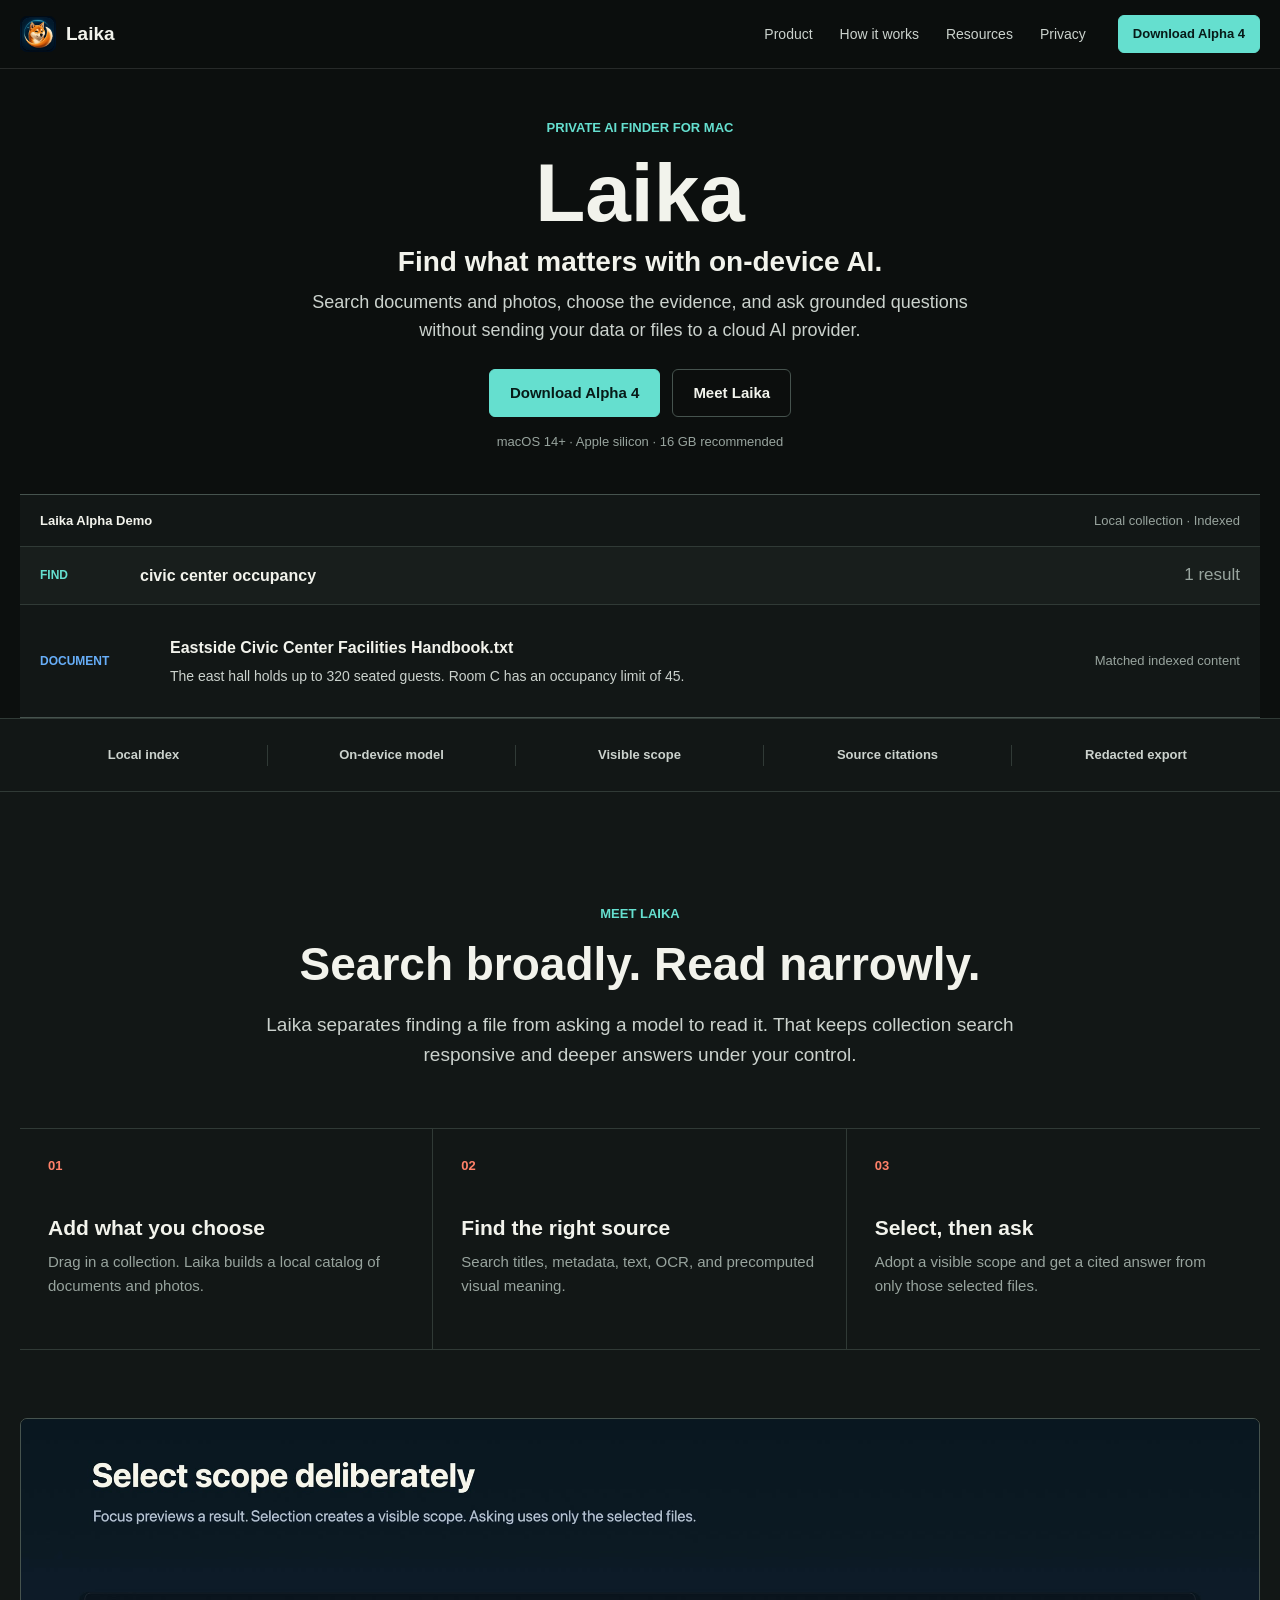
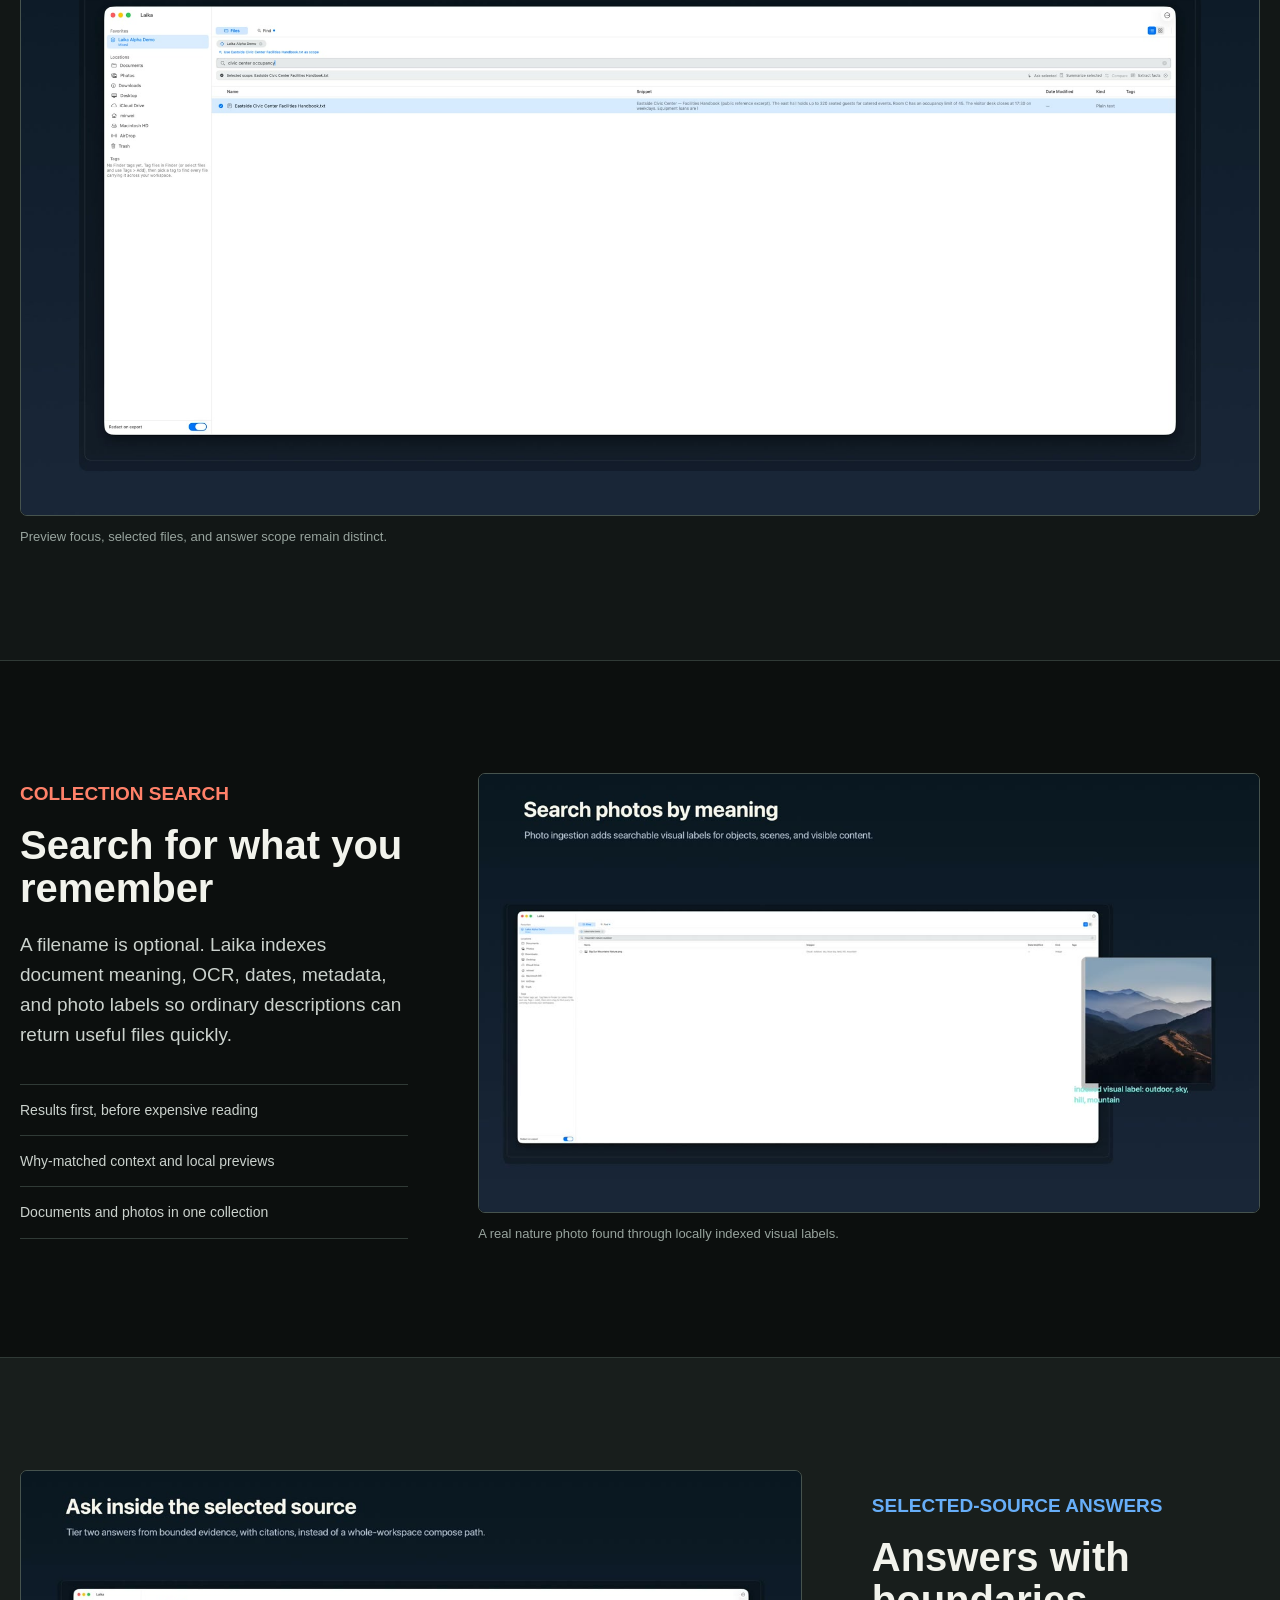
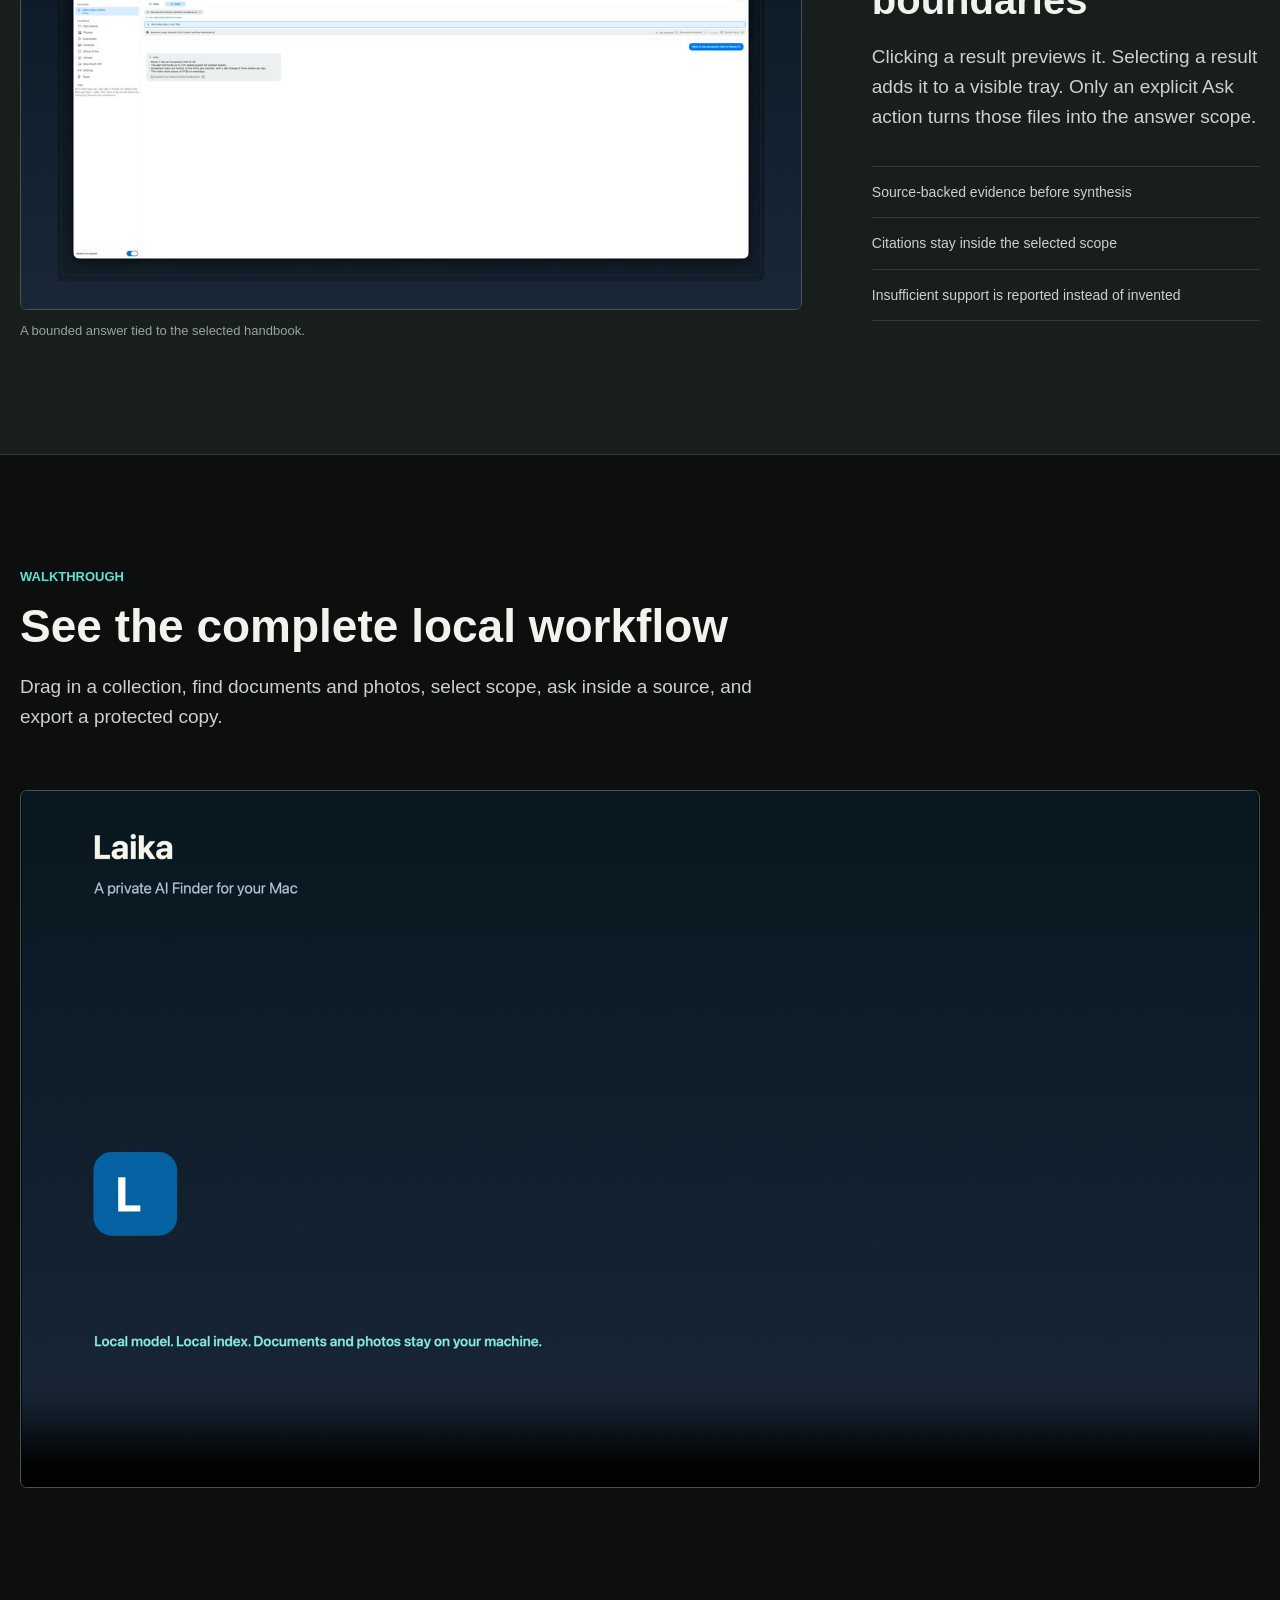
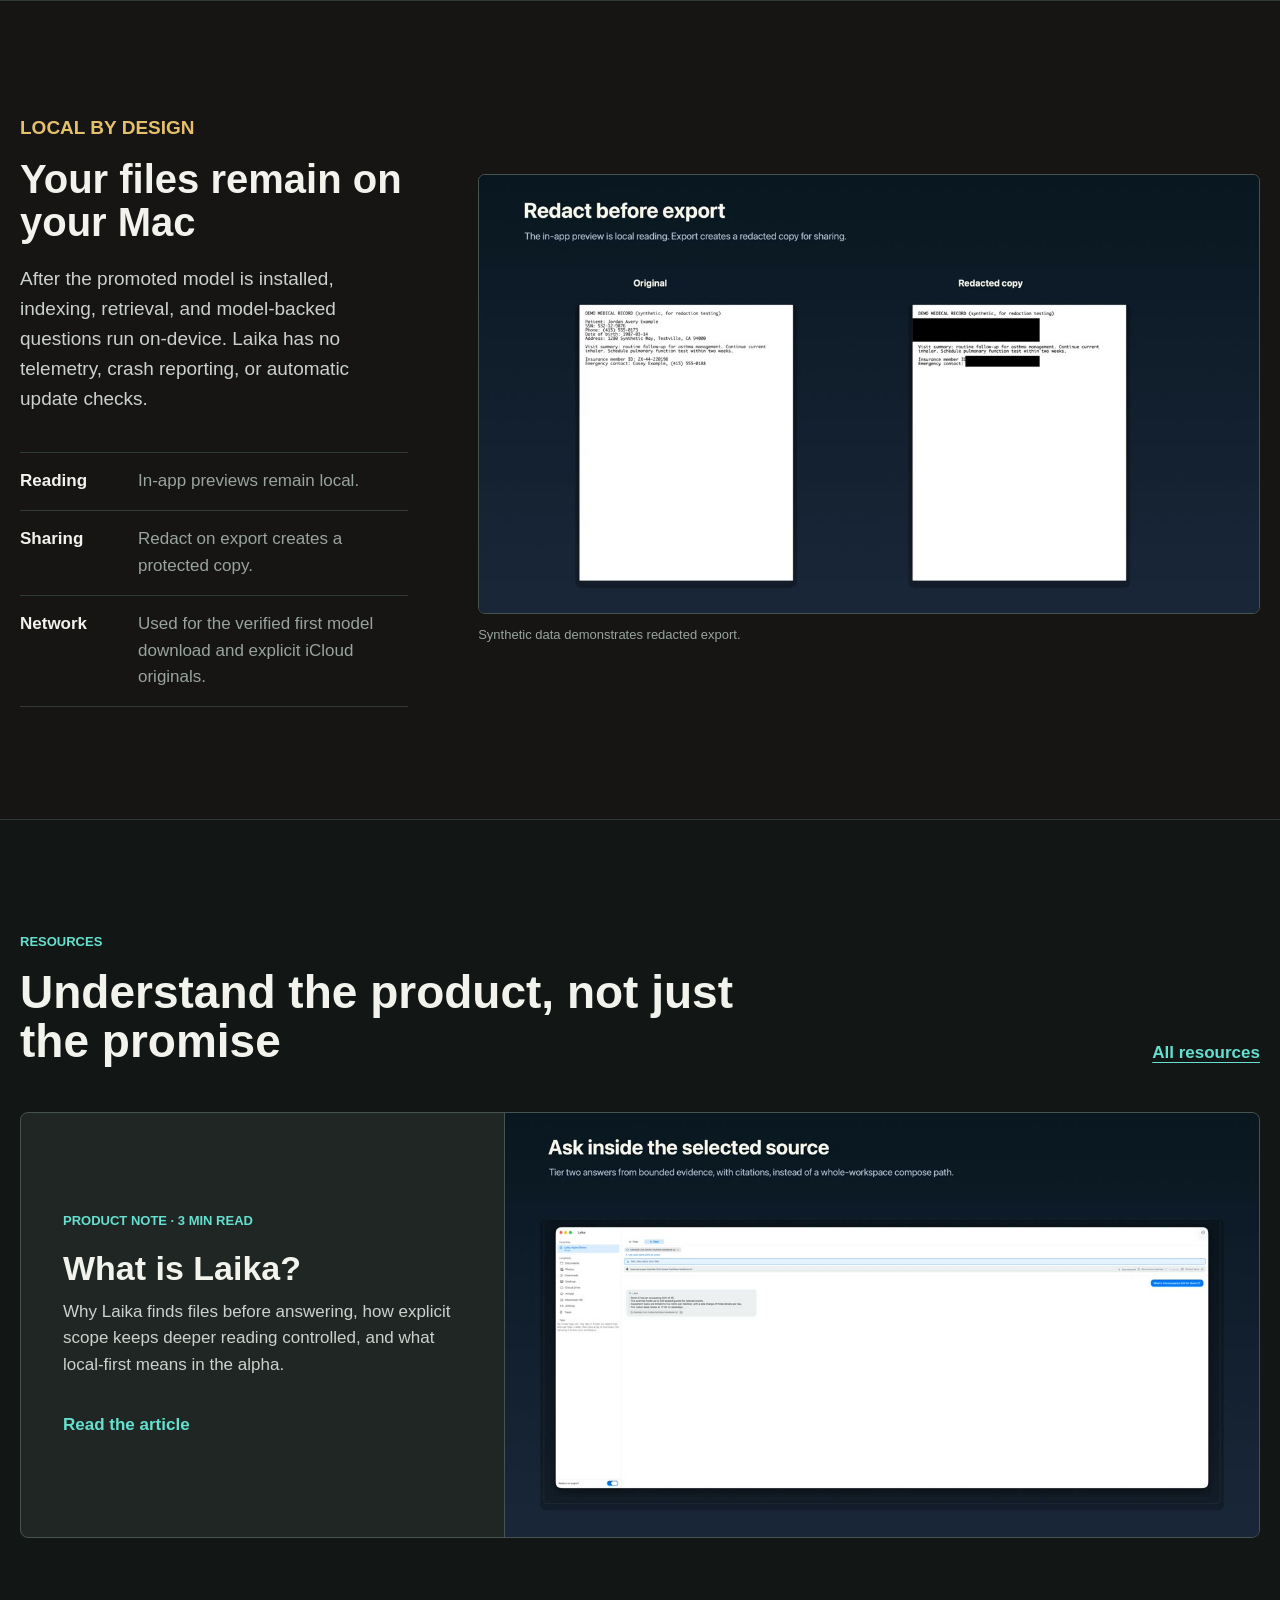
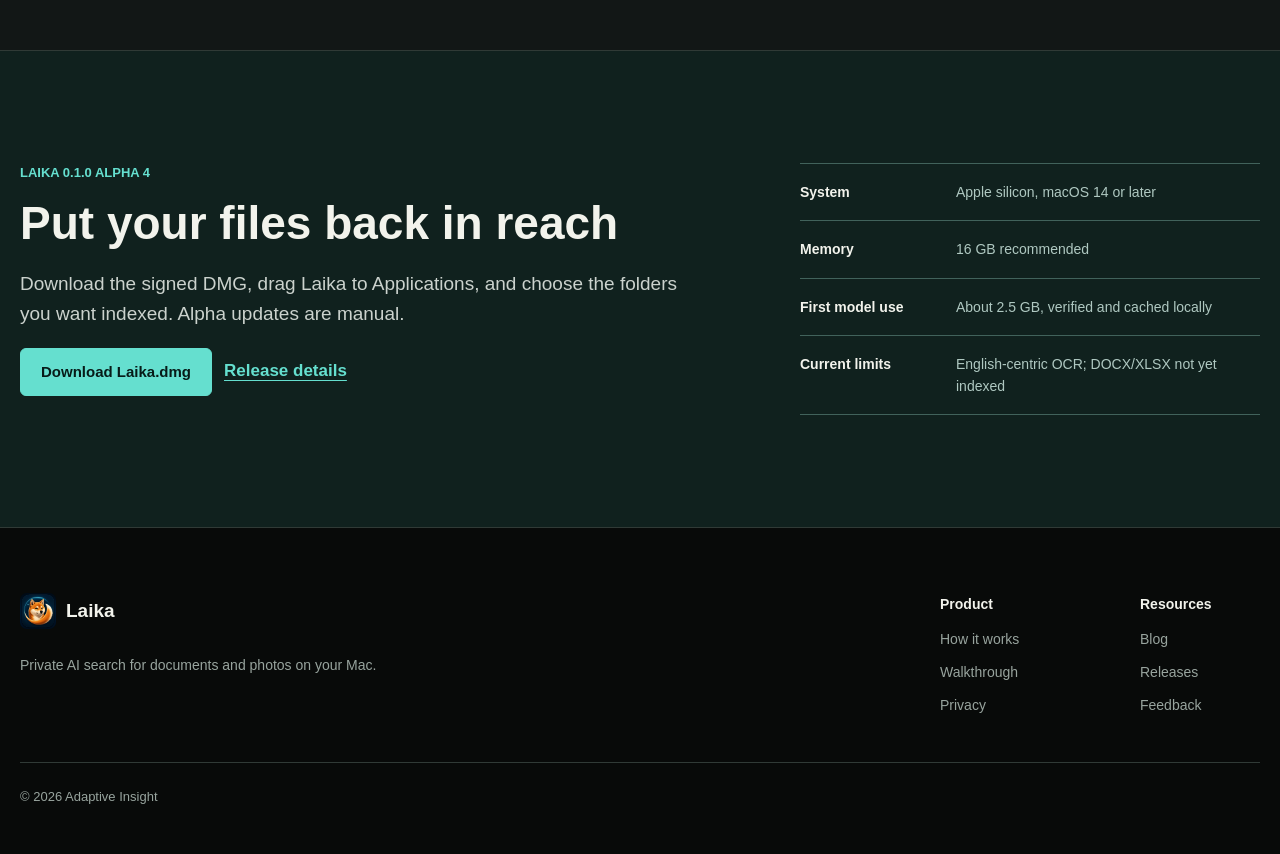
<file: index.html>
<!doctype html>
<html lang="en">
  <head>
    <meta charset="utf-8">
    <meta name="viewport" content="width=device-width, initial-scale=1">
    <meta name="theme-color" content="#0c0f0e">
    <meta
      name="description"
      content="Laika is a private AI finder for documents and photos on your Mac. Find files locally, select the evidence, and ask grounded questions."
    >
    <meta property="og:type" content="website">
    <meta property="og:title" content="Laika - Private AI Finder for Mac">
    <meta
      property="og:description"
      content="Find documents and photos locally. Choose the evidence. Ask grounded questions with citations."
    >
    <meta property="og:url" content="https://adaptive-insight.github.io/">
    <meta property="og:image" content="https://adaptive-insight.github.io/assets/selected-answer.jpg">
    <meta property="og:image:width" content="2400">
    <meta property="og:image:height" content="1350">
    <meta property="og:image:alt" content="Laika answering from one selected document with a visible citation">
    <meta name="twitter:card" content="summary_large_image">
    <link rel="canonical" href="https://adaptive-insight.github.io/">
    <link rel="alternate" type="application/rss+xml" title="Laika Resources" href="/resources/feed.xml">
    <link rel="icon" href="/assets/laika-icon.png" type="image/png">
    <link rel="stylesheet" href="/styles.css">
    <title>Laika - Private AI Finder for Mac</title>
    <script type="application/ld+json">
      {
        "@context": "https://schema.org",
        "@graph": [
          {
            "@type": "WebSite",
            "name": "Laika",
            "url": "https://adaptive-insight.github.io/",
            "description": "Private AI search for documents and photos on your Mac."
          },
          {
            "@type": "SoftwareApplication",
            "name": "Laika",
            "applicationCategory": "UtilitiesApplication",
            "operatingSystem": "macOS 14 or later on Apple silicon",
            "url": "https://adaptive-insight.github.io/",
            "downloadUrl": "https://github.com/Adaptive-Insight/LaikaApp/releases/download/v0.1.0-alpha.4/Laika.dmg",
            "description": "A private AI finder that indexes chosen documents and photos locally, returns relevant files, and answers within an explicit selected scope."
          }
        ]
      }
    </script>
  </head>
  <body>
    <a class="skip-link" href="#main">Skip to content</a>

    <header class="site-header">
      <nav class="site-nav" aria-label="Primary navigation">
        <a class="brand" href="/" aria-label="Laika home">
          <img src="/assets/laika-icon.png" width="36" height="36" alt="">
          <span>Laika</span>
        </a>
        <div class="nav-links">
          <a class="nav-optional" href="#product">Product</a>
          <a class="nav-optional" href="#how-it-works">How it works</a>
          <a href="/resources/">Resources</a>
          <a class="nav-optional" href="#privacy">Privacy</a>
        </div>
        <a
          class="button button-small"
          href="https://github.com/Adaptive-Insight/LaikaApp/releases/download/v0.1.0-alpha.4/Laika.dmg"
        >Download Alpha 4</a>
      </nav>
    </header>

    <main id="main">
      <section class="hero" id="top" aria-labelledby="hero-title">
        <div class="hero-content">
          <p class="eyebrow">Private AI finder for Mac</p>
          <h1 id="hero-title">Laika</h1>
          <p class="hero-copy">
            Find what matters with on-device AI.
          </p>
          <p class="hero-detail">
            Search documents and photos, choose the evidence, and ask grounded
            questions without sending your data or files to a cloud AI provider.
          </p>
          <div class="hero-actions">
            <a
              class="button"
              href="https://github.com/Adaptive-Insight/LaikaApp/releases/download/v0.1.0-alpha.4/Laika.dmg"
            >Download Alpha 4</a>
            <a class="button button-secondary" href="#how-it-works">Meet Laika</a>
          </div>
          <p class="hero-meta">macOS 14+ &middot; Apple silicon &middot; 16 GB recommended</p>
        </div>
        <div
          class="hero-search-surface"
          role="group"
          aria-label="Example Laika collection search"
        >
          <div class="hero-search-heading">
            <strong>Laika Alpha Demo</strong>
            <span>Local collection &middot; Indexed</span>
          </div>
          <div class="hero-search-query">
            <span>Find</span>
            <strong>civic center occupancy</strong>
            <span>1 result</span>
          </div>
          <div class="hero-search-result">
            <span class="hero-search-kind">Document</span>
            <div>
              <strong>Eastside Civic Center Facilities Handbook.txt</strong>
              <p>
                The east hall holds up to 320 seated guests. Room C has an
                occupancy limit of 45.
              </p>
            </div>
            <span class="hero-search-reason">Matched indexed content</span>
          </div>
        </div>
      </section>

      <section class="proof-strip" aria-label="Laika product principles">
        <div class="proof-strip-inner">
          <span>Local index</span>
          <span>On-device model</span>
          <span>Visible scope</span>
          <span>Source citations</span>
          <span>Redacted export</span>
        </div>
      </section>

      <section class="section meet" id="how-it-works" aria-labelledby="meet-title">
        <div class="section-inner">
          <div class="section-heading section-heading-centered">
            <p class="eyebrow">Meet Laika</p>
            <h2 id="meet-title">Search broadly. Read narrowly.</h2>
            <p>
              Laika separates finding a file from asking a model to read it.
              That keeps collection search responsive and deeper answers under
              your control.
            </p>
          </div>
          <ol class="three-steps">
            <li>
              <span class="step-number">01</span>
              <h3>Add what you choose</h3>
              <p>Drag in a collection. Laika builds a local catalog of documents and photos.</p>
            </li>
            <li>
              <span class="step-number">02</span>
              <h3>Find the right source</h3>
              <p>Search titles, metadata, text, OCR, and precomputed visual meaning.</p>
            </li>
            <li>
              <span class="step-number">03</span>
              <h3>Select, then ask</h3>
              <p>Adopt a visible scope and get a cited answer from only those selected files.</p>
            </li>
          </ol>
          <figure class="wide-product-figure">
            <img
              src="/assets/scope-selection-1200.jpg"
              srcset="/assets/scope-selection-1200.jpg 1200w, /assets/scope-selection.jpg 2400w"
              sizes="(max-width: 900px) 100vw, 1240px"
              width="2400"
              height="1350"
              loading="lazy"
              alt="Laika showing an explicit selected scope above a document search result"
            >
            <figcaption>Preview focus, selected files, and answer scope remain distinct.</figcaption>
          </figure>
        </div>
      </section>

      <section class="section feature-band" id="product" aria-labelledby="discovery-title">
        <div class="section-inner feature-layout">
          <div class="feature-copy">
            <p class="eyebrow coral">Collection search</p>
            <h2 id="discovery-title">Search for what you remember</h2>
            <p>
              A filename is optional. Laika indexes document meaning, OCR,
              dates, metadata, and photo labels so ordinary descriptions can
              return useful files quickly.
            </p>
            <ul class="feature-points">
              <li>Results first, before expensive reading</li>
              <li>Why-matched context and local previews</li>
              <li>Documents and photos in one collection</li>
            </ul>
          </div>
          <figure class="product-figure">
            <img
              src="/assets/photo-search-1200.jpg"
              srcset="/assets/photo-search-1200.jpg 1200w, /assets/photo-search.jpg 2400w"
              sizes="(max-width: 900px) 100vw, 760px"
              width="2400"
              height="1350"
              loading="lazy"
              alt="Laika finding a demo-safe Big Sur mountain photo from a natural-language query"
            >
            <figcaption>A real nature photo found through locally indexed visual labels.</figcaption>
          </figure>
        </div>
      </section>

      <section class="section feature-band feature-band-alt" aria-labelledby="answer-title">
        <div class="section-inner feature-layout feature-layout-reverse">
          <div class="feature-copy">
            <p class="eyebrow blue">Selected-source answers</p>
            <h2 id="answer-title">Answers with boundaries</h2>
            <p>
              Clicking a result previews it. Selecting a result adds it to a
              visible tray. Only an explicit Ask action turns those files into
              the answer scope.
            </p>
            <ul class="feature-points">
              <li>Source-backed evidence before synthesis</li>
              <li>Citations stay inside the selected scope</li>
              <li>Insufficient support is reported instead of invented</li>
            </ul>
          </div>
          <figure class="product-figure">
            <img
              src="/assets/selected-answer-1200.jpg"
              srcset="/assets/selected-answer-1200.jpg 1200w, /assets/selected-answer.jpg 2400w"
              sizes="(max-width: 900px) 100vw, 760px"
              width="2400"
              height="1350"
              loading="lazy"
              alt="Laika answering a question inside one selected handbook and showing its citation"
            >
            <figcaption>A bounded answer tied to the selected handbook.</figcaption>
          </figure>
        </div>
      </section>

      <section class="section walkthrough" id="walkthrough" aria-labelledby="walkthrough-title">
        <div class="section-inner">
          <div class="section-heading">
            <p class="eyebrow">Walkthrough</p>
            <h2 id="walkthrough-title">See the complete local workflow</h2>
            <p>
              Drag in a collection, find documents and photos, select scope,
              ask inside a source, and export a protected copy.
            </p>
          </div>
          <video
            class="walkthrough-video"
            controls
            preload="none"
            loading="lazy"
            poster="/assets/walkthrough-poster.jpg"
          >
            <source src="/assets/LaikaPromo_alpha.mp4" type="video/mp4">
            <track
              kind="captions"
              src="/assets/LaikaPromo_alpha.en.vtt"
              srclang="en"
              label="English"
              default
            >
            Your browser does not support embedded video.
            <a href="/assets/LaikaPromo_alpha.mp4">Open the walkthrough video.</a>
          </video>
        </div>
      </section>

      <section class="section privacy" id="privacy" aria-labelledby="privacy-title">
        <div class="section-inner feature-layout">
          <div class="feature-copy">
            <p class="eyebrow warm">Local by design</p>
            <h2 id="privacy-title">Your files remain on your Mac</h2>
            <p>
              After the promoted model is installed, indexing, retrieval, and
              model-backed questions run on-device. Laika has no telemetry,
              crash reporting, or automatic update checks.
            </p>
            <dl class="fact-list">
              <div>
                <dt>Reading</dt>
                <dd>In-app previews remain local.</dd>
              </div>
              <div>
                <dt>Sharing</dt>
                <dd>Redact on export creates a protected copy.</dd>
              </div>
              <div>
                <dt>Network</dt>
                <dd>Used for the verified first model download and explicit iCloud originals.</dd>
              </div>
            </dl>
          </div>
          <figure class="product-figure">
            <img
              src="/assets/redacted-export-1200.jpg"
              srcset="/assets/redacted-export-1200.jpg 1200w, /assets/redacted-export.jpg 2400w"
              sizes="(max-width: 900px) 100vw, 760px"
              width="2400"
              height="1350"
              loading="lazy"
              alt="A synthetic medical document shown before and after personal details are redacted"
            >
            <figcaption>Synthetic data demonstrates redacted export.</figcaption>
          </figure>
        </div>
      </section>

      <section class="section resources-preview" aria-labelledby="resources-title">
        <div class="section-inner">
          <div class="resources-heading">
            <div>
              <p class="eyebrow">Resources</p>
              <h2 id="resources-title">Understand the product, not just the promise</h2>
            </div>
            <a class="text-link" href="/resources/">All resources</a>
          </div>
          <a class="featured-article" href="/resources/what-is-laika/">
            <div class="featured-article-copy">
              <span class="article-kicker">Product note &middot; 3 min read</span>
              <h3>What is Laika?</h3>
              <p>
                Why Laika finds files before answering, how explicit scope keeps
                deeper reading controlled, and what local-first means in the alpha.
              </p>
              <span class="text-link">Read the article</span>
            </div>
            <img
              src="/assets/selected-answer-1200.jpg"
              width="1200"
              height="675"
              loading="lazy"
              alt="Laika answering from a selected document with a visible citation"
            >
          </a>
        </div>
      </section>

      <section class="section install" id="install" aria-labelledby="install-title">
        <div class="section-inner install-layout">
          <div>
            <p class="eyebrow">Laika 0.1.0 Alpha 4</p>
            <h2 id="install-title">Put your files back in reach</h2>
            <p>
              Download the signed DMG, drag Laika to Applications, and choose
              the folders you want indexed. Alpha updates are manual.
            </p>
            <div class="install-actions">
              <a
                class="button"
                href="https://github.com/Adaptive-Insight/LaikaApp/releases/download/v0.1.0-alpha.4/Laika.dmg"
              >Download Laika.dmg</a>
              <a
                class="text-link"
                href="https://github.com/Adaptive-Insight/LaikaApp/releases/tag/v0.1.0-alpha.4"
              >Release details</a>
            </div>
          </div>
          <div class="requirements" role="list" aria-label="Installation details">
            <div role="listitem">
              <strong>System</strong>
              <span>Apple silicon, macOS 14 or later</span>
            </div>
            <div role="listitem">
              <strong>Memory</strong>
              <span>16 GB recommended</span>
            </div>
            <div role="listitem">
              <strong>First model use</strong>
              <span>About 2.5 GB, verified and cached locally</span>
            </div>
            <div role="listitem">
              <strong>Current limits</strong>
              <span>English-centric OCR; DOCX/XLSX not yet indexed</span>
            </div>
          </div>
        </div>
      </section>
    </main>

    <footer class="site-footer">
      <div class="footer-inner">
        <div class="footer-brand">
          <a class="brand" href="/">
            <img src="/assets/laika-icon.png" width="36" height="36" alt="">
            <span>Laika</span>
          </a>
          <p>Private AI search for documents and photos on your Mac.</p>
        </div>
        <div class="footer-column">
          <strong>Product</strong>
          <a href="/#how-it-works">How it works</a>
          <a href="/#walkthrough">Walkthrough</a>
          <a href="/#privacy">Privacy</a>
        </div>
        <div class="footer-column">
          <strong>Resources</strong>
          <a href="/resources/">Blog</a>
          <a href="https://github.com/Adaptive-Insight/LaikaApp/releases">Releases</a>
          <a href="https://github.com/Adaptive-Insight/LaikaApp/issues">Feedback</a>
        </div>
        <p class="copyright">&copy; 2026 Adaptive Insight</p>
      </div>
    </footer>
  </body>
</html>
</file>
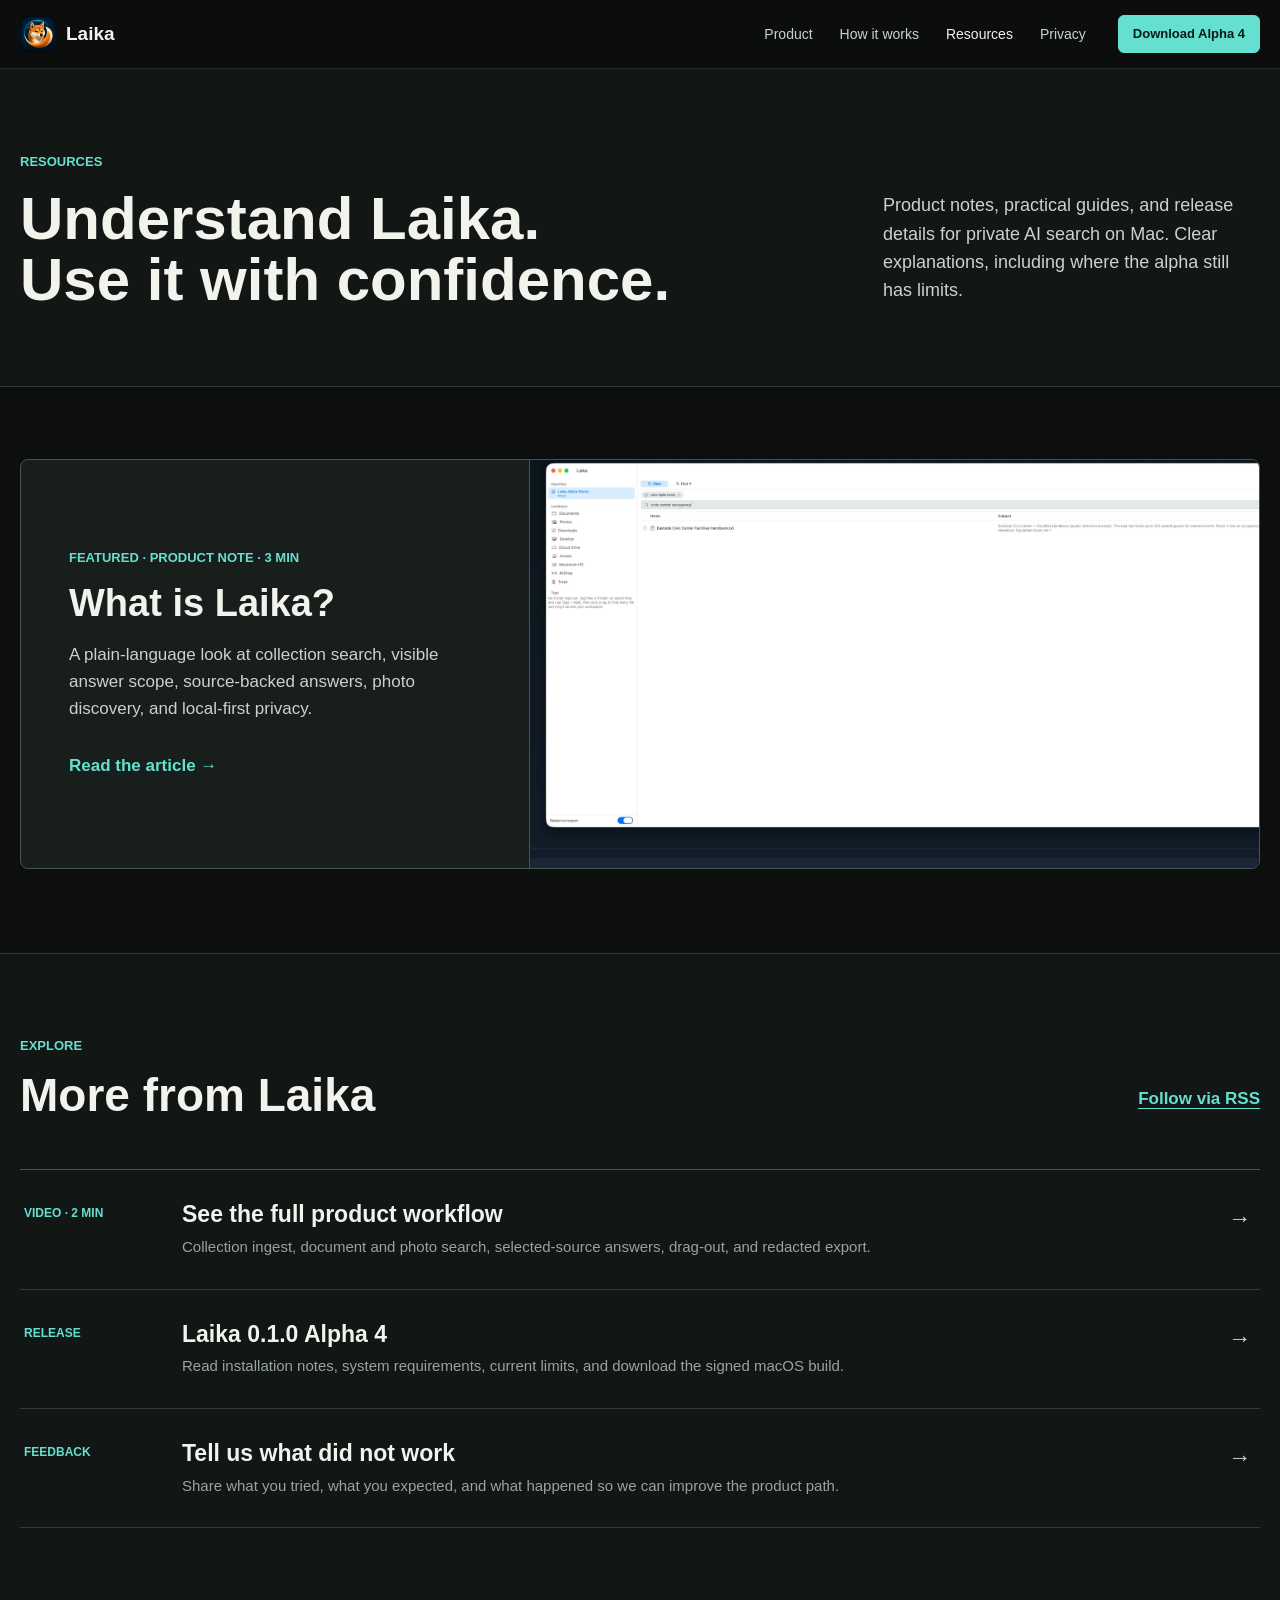
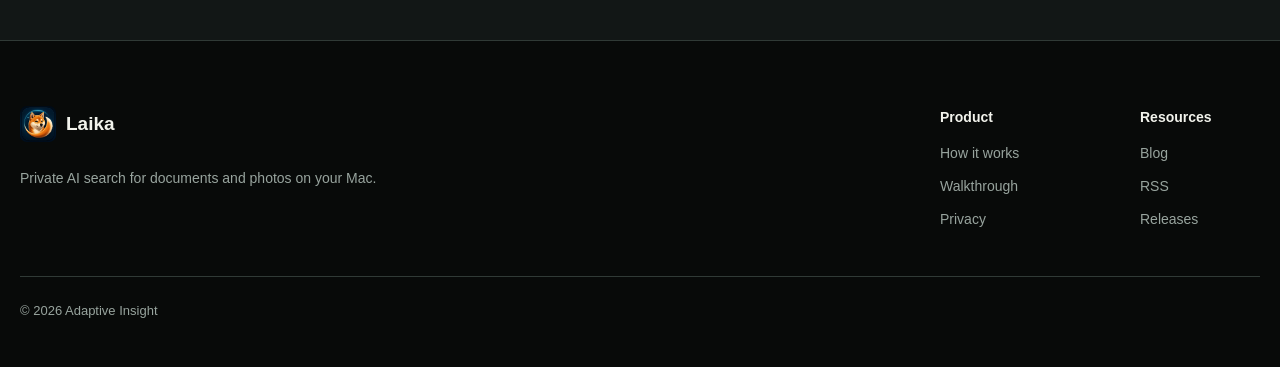
<file: resources/index.html>
<!doctype html>
<html lang="en">
  <head>
    <meta charset="utf-8">
    <meta name="viewport" content="width=device-width, initial-scale=1">
    <meta name="theme-color" content="#0c0f0e">
    <meta
      name="description"
      content="Laika resources: product notes, architecture explainers, walkthroughs, releases, and practical guidance for private AI search on Mac."
    >
    <meta property="og:type" content="website">
    <meta property="og:title" content="Resources - Laika">
    <meta
      property="og:description"
      content="Understand how Laika finds files, controls answer scope, keeps work local, and handles the limits of an AI-powered alpha."
    >
    <meta property="og:url" content="https://adaptive-insight.github.io/resources/">
    <meta property="og:image" content="https://adaptive-insight.github.io/assets/selected-answer.jpg">
    <meta property="og:image:width" content="2400">
    <meta property="og:image:height" content="1350">
    <meta property="og:image:alt" content="Laika answering from one selected document with a visible citation">
    <meta name="twitter:card" content="summary_large_image">
    <link rel="canonical" href="https://adaptive-insight.github.io/resources/">
    <link rel="alternate" type="application/rss+xml" title="Laika Resources" href="/resources/feed.xml">
    <link rel="icon" href="/assets/laika-icon.png" type="image/png">
    <link rel="stylesheet" href="/styles.css">
    <title>Resources - Laika</title>
    <script type="application/ld+json">
      {
        "@context": "https://schema.org",
        "@type": "CollectionPage",
        "name": "Laika Resources",
        "url": "https://adaptive-insight.github.io/resources/",
        "description": "Product notes and explainers for Laika, a private AI finder for Mac.",
        "isPartOf": {
          "@type": "WebSite",
          "name": "Laika",
          "url": "https://adaptive-insight.github.io/"
        }
      }
    </script>
  </head>
  <body>
    <a class="skip-link" href="#main">Skip to content</a>
    <header class="site-header">
      <nav class="site-nav" aria-label="Primary navigation">
        <a class="brand" href="/" aria-label="Laika home">
          <img src="/assets/laika-icon.png" width="36" height="36" alt="">
          <span>Laika</span>
        </a>
        <div class="nav-links">
          <a class="nav-optional" href="/#product">Product</a>
          <a class="nav-optional" href="/#how-it-works">How it works</a>
          <a href="/resources/" aria-current="page">Resources</a>
          <a class="nav-optional" href="/#privacy">Privacy</a>
        </div>
        <a
          class="button button-small"
          href="https://github.com/Adaptive-Insight/LaikaApp/releases/download/v0.1.0-alpha.4/Laika.dmg"
        >Download Alpha 4</a>
      </nav>
    </header>

    <main class="page-main" id="main">
      <section class="resource-intro" aria-labelledby="page-title">
        <div class="resource-intro-inner">
          <div>
            <p class="eyebrow">Resources</p>
            <h1 id="page-title">Understand Laika.<br>Use it with confidence.</h1>
          </div>
          <p>
            Product notes, practical guides, and release details for private AI
            search on Mac. Clear explanations, including where the alpha still
            has limits.
          </p>
        </div>
      </section>

      <section class="resource-feature" aria-labelledby="featured-title">
        <div class="section-inner">
          <a class="resource-lead" href="/resources/what-is-laika/">
            <div class="resource-lead-copy">
              <span class="article-kicker">Featured &middot; Product note &middot; 3 min</span>
              <h2 id="featured-title">What is Laika?</h2>
              <p>
                A plain-language look at collection search, visible answer scope,
                source-backed answers, photo discovery, and local-first privacy.
              </p>
              <span class="text-link">Read the article <span aria-hidden="true">&rarr;</span></span>
            </div>
            <div class="resource-lead-media">
              <img
                src="/assets/laika-search.jpg"
                width="2400"
                height="1350"
                alt="Laika returning a relevant document from a collection search"
              >
            </div>
          </a>
        </div>
      </section>

      <section class="resource-directory" aria-labelledby="explore-title">
        <div class="section-inner">
          <div class="resource-directory-heading">
            <div>
              <p class="eyebrow">Explore</p>
              <h2 id="explore-title">More from Laika</h2>
            </div>
            <a class="text-link" href="/resources/feed.xml">Follow via RSS</a>
          </div>

          <div class="resource-entries">
            <a class="resource-entry" href="/#walkthrough">
              <span class="resource-entry-type">Video &middot; 2 min</span>
              <div>
                <h3>See the full product workflow</h3>
                <p>
                  Collection ingest, document and photo search, selected-source
                  answers, drag-out, and redacted export.
                </p>
              </div>
              <span class="resource-entry-arrow" aria-hidden="true">&rarr;</span>
            </a>

            <a
              class="resource-entry"
              href="https://github.com/Adaptive-Insight/LaikaApp/releases/tag/v0.1.0-alpha.4"
            >
              <span class="resource-entry-type">Release</span>
              <div>
                <h3>Laika 0.1.0 Alpha 4</h3>
                <p>
                  Read installation notes, system requirements, current limits,
                  and download the signed macOS build.
                </p>
              </div>
              <span class="resource-entry-arrow" aria-hidden="true">&rarr;</span>
            </a>

            <a
              class="resource-entry"
              href="https://github.com/Adaptive-Insight/LaikaApp/issues"
            >
              <span class="resource-entry-type">Feedback</span>
              <div>
                <h3>Tell us what did not work</h3>
                <p>
                  Share what you tried, what you expected, and what happened so
                  we can improve the product path.
                </p>
              </div>
              <span class="resource-entry-arrow" aria-hidden="true">&rarr;</span>
            </a>
          </div>
        </div>
      </section>
    </main>

    <footer class="site-footer">
      <div class="footer-inner">
        <div class="footer-brand">
          <a class="brand" href="/">
            <img src="/assets/laika-icon.png" width="36" height="36" alt="">
            <span>Laika</span>
          </a>
          <p>Private AI search for documents and photos on your Mac.</p>
        </div>
        <div class="footer-column">
          <strong>Product</strong>
          <a href="/#how-it-works">How it works</a>
          <a href="/#walkthrough">Walkthrough</a>
          <a href="/#privacy">Privacy</a>
        </div>
        <div class="footer-column">
          <strong>Resources</strong>
          <a href="/resources/">Blog</a>
          <a href="/resources/feed.xml">RSS</a>
          <a href="https://github.com/Adaptive-Insight/LaikaApp/releases">Releases</a>
        </div>
        <p class="copyright">&copy; 2026 Adaptive Insight</p>
      </div>
    </footer>
  </body>
</html>
</file>
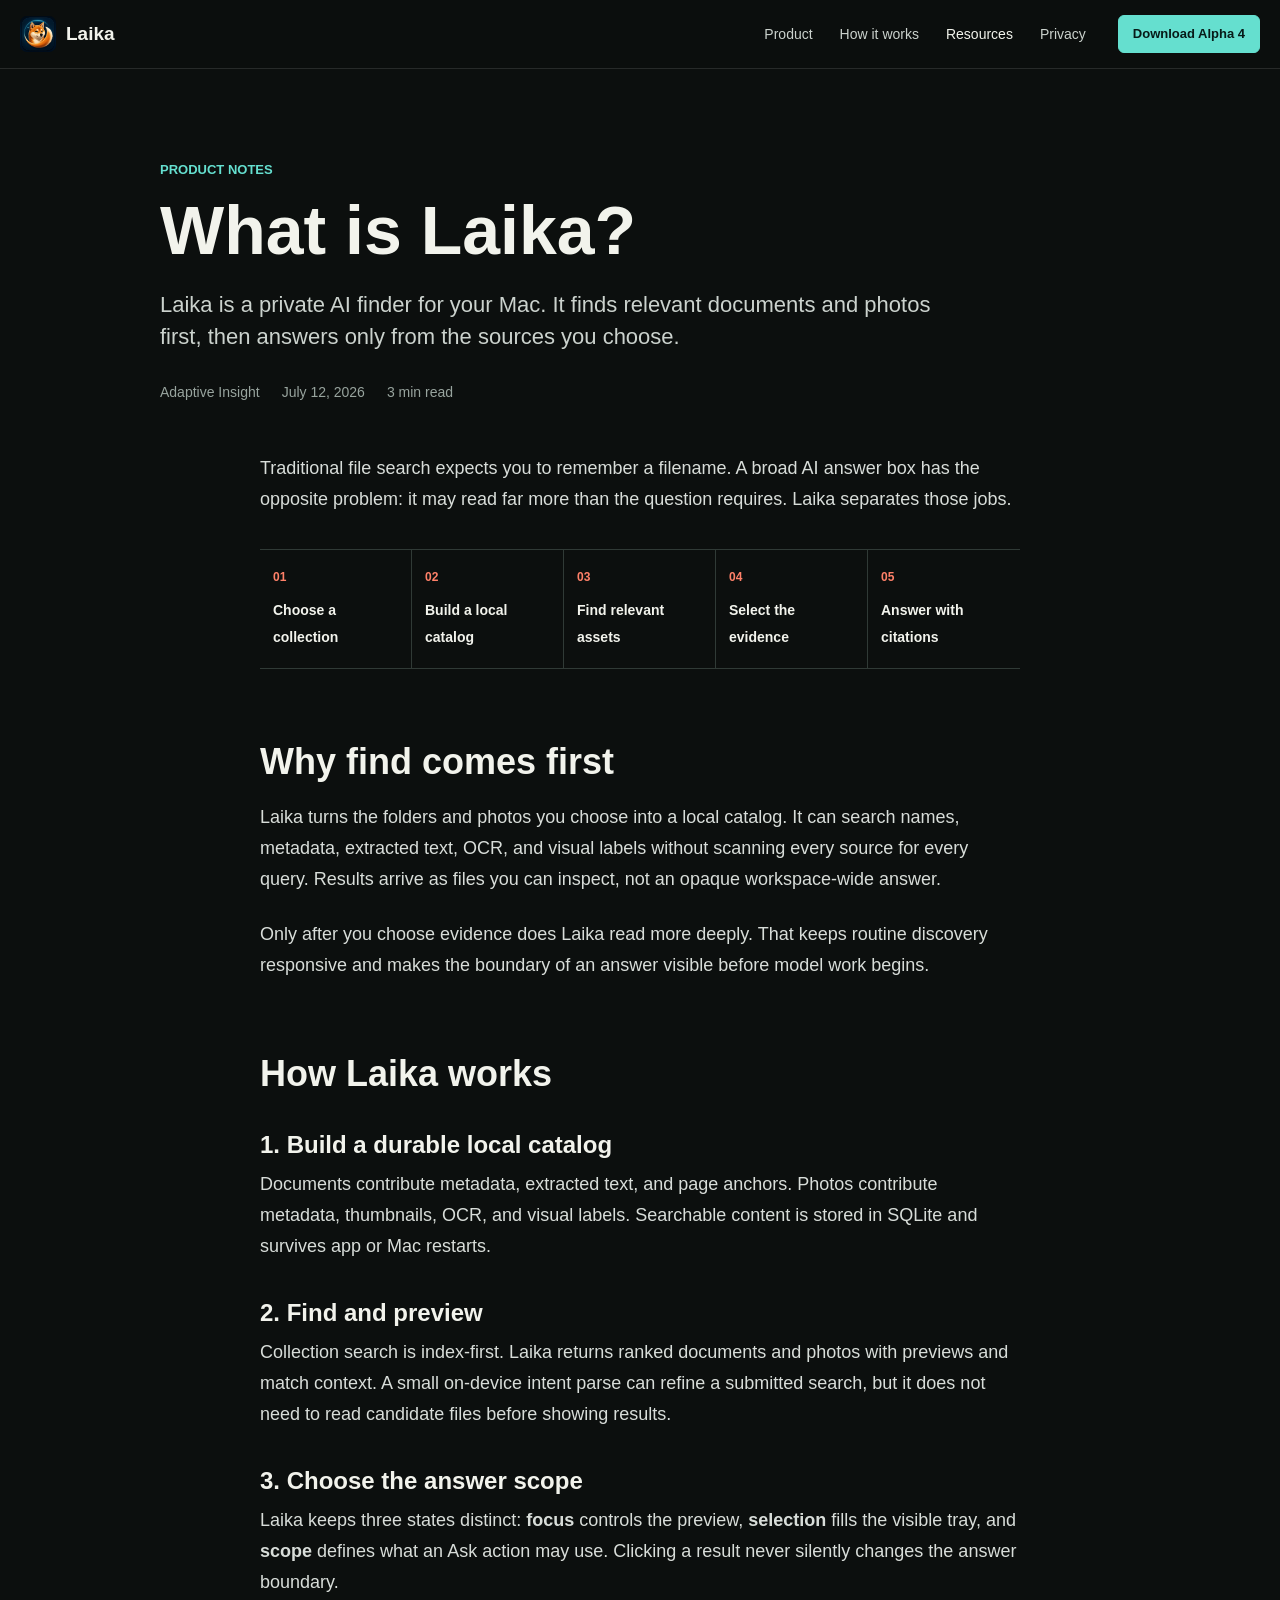
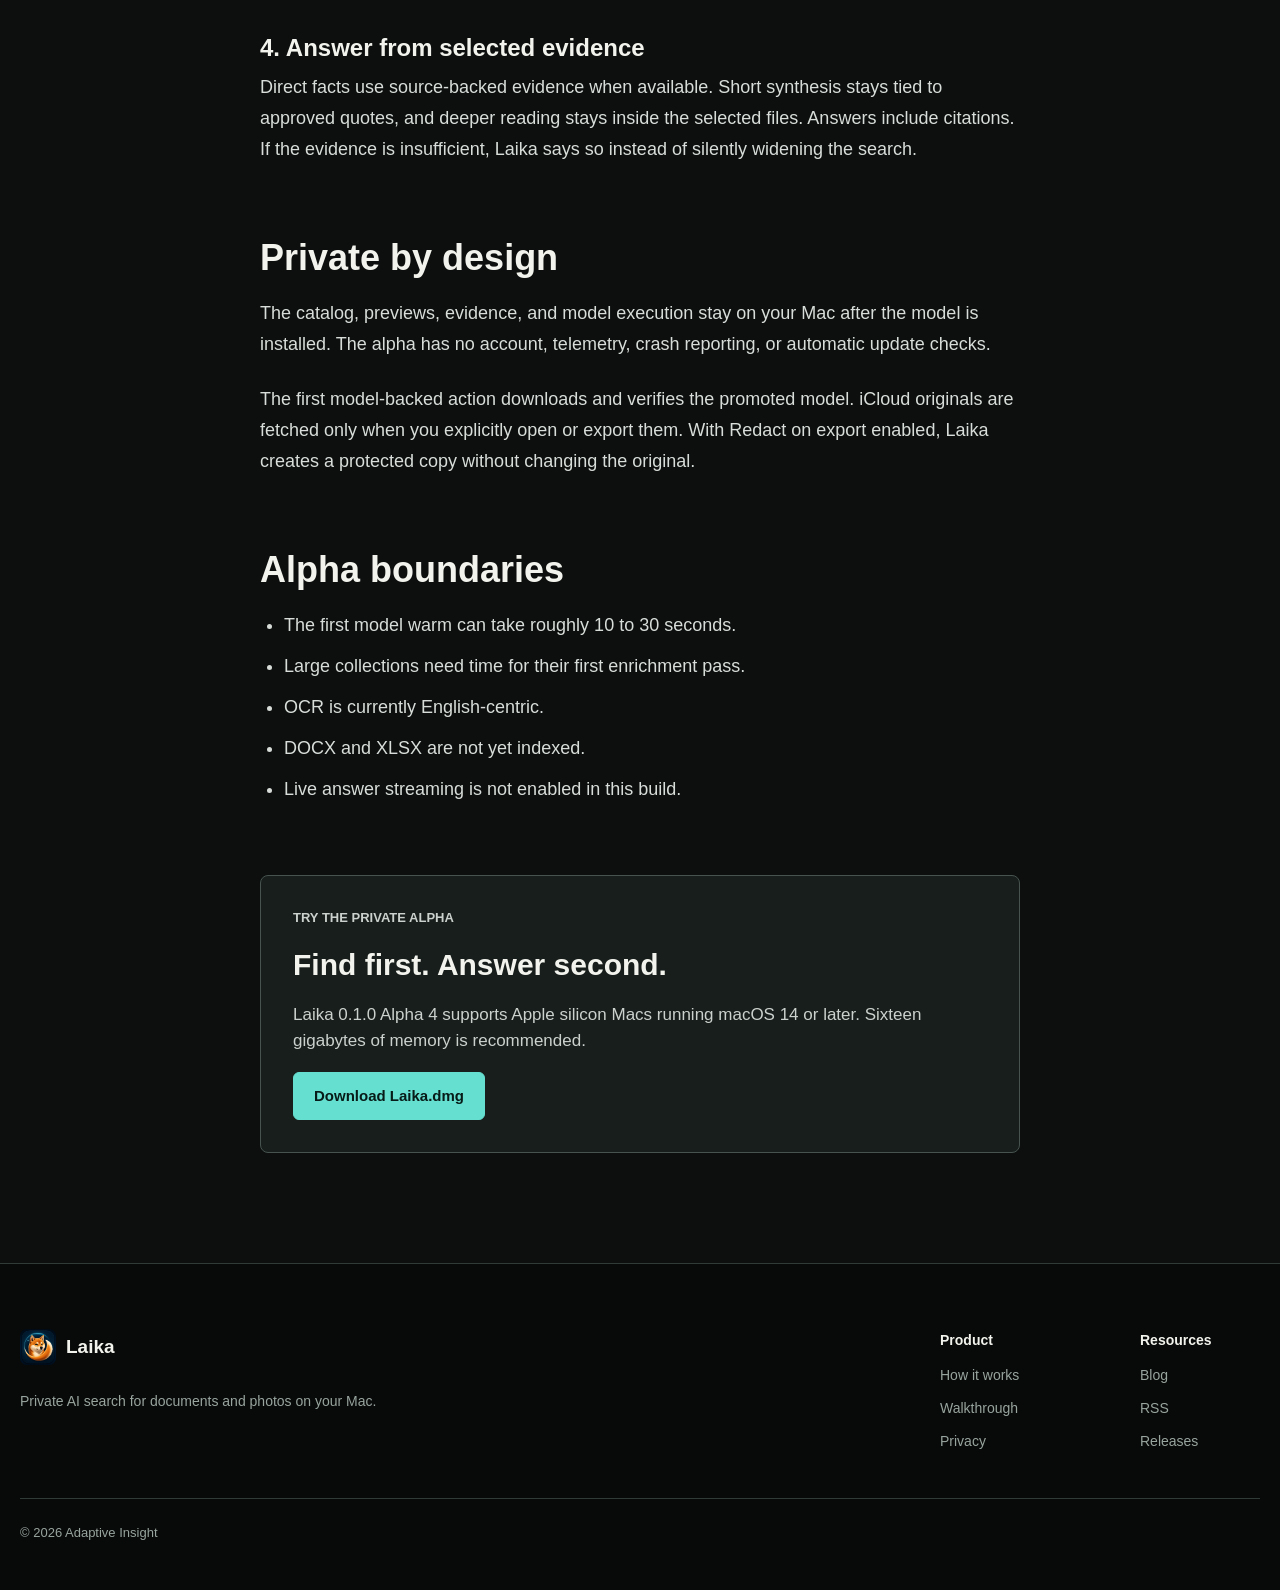
<file: resources/what-is-laika/index.html>
<!doctype html>
<html lang="en">
  <head>
    <meta charset="utf-8">
    <meta name="viewport" content="width=device-width, initial-scale=1">
    <meta name="theme-color" content="#0c0f0e">
    <meta
      name="description"
      content="Laika is a private AI finder for Mac that finds relevant documents and photos, then answers from only the sources you choose."
    >
    <meta property="og:type" content="article">
    <meta property="og:title" content="What Is Laika?">
    <meta
      property="og:description"
      content="How Laika combines local collection search, explicit scope, and source-backed answers on your Mac."
    >
    <meta property="og:url" content="https://adaptive-insight.github.io/resources/what-is-laika/">
    <meta property="og:image" content="https://adaptive-insight.github.io/assets/selected-answer.jpg">
    <meta property="og:image:width" content="2400">
    <meta property="og:image:height" content="1350">
    <meta property="og:image:alt" content="Laika answering from one selected document with a visible citation">
    <meta property="article:published_time" content="2026-07-12T00:00:00-07:00">
    <meta property="article:modified_time" content="2026-07-12T00:00:00-07:00">
    <meta name="twitter:card" content="summary_large_image">
    <link rel="canonical" href="https://adaptive-insight.github.io/resources/what-is-laika/">
    <link rel="alternate" type="application/rss+xml" title="Laika Resources" href="/resources/feed.xml">
    <link rel="icon" href="/assets/laika-icon.png" type="image/png">
    <link rel="stylesheet" href="/styles.css">
    <title>What Is Laika? Private AI Search for Mac</title>
    <script type="application/ld+json">
      {
        "@context": "https://schema.org",
        "@type": "BlogPosting",
        "headline": "What Is Laika?",
        "description": "How Laika combines local collection search, explicit scope, and source-backed answers on your Mac.",
        "image": [
          "https://adaptive-insight.github.io/assets/selected-answer.jpg"
        ],
        "datePublished": "2026-07-12T00:00:00-07:00",
        "dateModified": "2026-07-12T00:00:00-07:00",
        "author": {
          "@type": "Organization",
          "name": "Adaptive Insight",
          "url": "https://adaptive-insight.github.io/"
        },
        "publisher": {
          "@type": "Organization",
          "name": "Adaptive Insight",
          "url": "https://adaptive-insight.github.io/"
        },
        "mainEntityOfPage": "https://adaptive-insight.github.io/resources/what-is-laika/"
      }
    </script>
  </head>
  <body>
    <a class="skip-link" href="#article">Skip to article</a>
    <header class="site-header">
      <nav class="site-nav" aria-label="Primary navigation">
        <a class="brand" href="/" aria-label="Laika home">
          <img src="/assets/laika-icon.png" width="36" height="36" alt="">
          <span>Laika</span>
        </a>
        <div class="nav-links">
          <a class="nav-optional" href="/#product">Product</a>
          <a class="nav-optional" href="/#how-it-works">How it works</a>
          <a href="/resources/" aria-current="page">Resources</a>
          <a class="nav-optional" href="/#privacy">Privacy</a>
        </div>
        <a
          class="button button-small"
          href="https://github.com/Adaptive-Insight/LaikaApp/releases/download/v0.1.0-alpha.4/Laika.dmg"
        >Download Alpha 4</a>
      </nav>
    </header>

    <main class="article-page" id="article">
      <article>
        <header class="article-header">
          <div class="article-header-inner">
            <p class="eyebrow">Product notes</p>
            <h1>What is Laika?</h1>
            <p class="article-standfirst">
              Laika is a private AI finder for your Mac. It finds relevant
              documents and photos first, then answers only from the sources
              you choose.
            </p>
            <div class="article-meta">
              <span>Adaptive Insight</span>
              <time datetime="2026-07-12">July 12, 2026</time>
              <span>3 min read</span>
            </div>
          </div>
        </header>

        <div class="article-layout article-layout-compact">
          <div class="article-body">
            <p>
              Traditional file search expects you to remember a filename. A
              broad AI answer box has the opposite problem: it may read far more
              than the question requires. Laika separates those jobs.
            </p>

            <div class="architecture-flow" role="group" aria-label="Laika workflow">
              <div><span>01</span><strong>Choose a collection</strong></div>
              <div><span>02</span><strong>Build a local catalog</strong></div>
              <div><span>03</span><strong>Find relevant assets</strong></div>
              <div><span>04</span><strong>Select the evidence</strong></div>
              <div><span>05</span><strong>Answer with citations</strong></div>
            </div>

            <h2 id="why">Why find comes first</h2>

            <p>
              Laika turns the folders and photos you choose into a local catalog.
              It can search names, metadata, extracted text, OCR, and visual
              labels without scanning every source for every query. Results
              arrive as files you can inspect, not an opaque workspace-wide
              answer.
            </p>

            <p>
              Only after you choose evidence does Laika read more deeply. That
              keeps routine discovery responsive and makes the boundary of an
              answer visible before model work begins.
            </p>

            <h2 id="workflow">How Laika works</h2>

            <h3>1. Build a durable local catalog</h3>
            <p>
              Documents contribute metadata, extracted text, and page anchors.
              Photos contribute metadata, thumbnails, OCR, and visual labels.
              Searchable content is stored in SQLite and survives app or Mac
              restarts.
            </p>

            <h3>2. Find and preview</h3>
            <p>
              Collection search is index-first. Laika returns ranked documents
              and photos with previews and match context. A small on-device
              intent parse can refine a submitted search, but it does not need
              to read candidate files before showing results.
            </p>

            <h3>3. Choose the answer scope</h3>
            <p>
              Laika keeps three states distinct: <strong>focus</strong> controls
              the preview, <strong>selection</strong> fills the visible tray, and
              <strong>scope</strong> defines what an Ask action may use. Clicking
              a result never silently changes the answer boundary.
            </p>

            <h3>4. Answer from selected evidence</h3>
            <p>
              Direct facts use source-backed evidence when available. Short
              synthesis stays tied to approved quotes, and deeper reading stays
              inside the selected files. Answers include citations. If the
              evidence is insufficient, Laika says so instead of silently
              widening the search.
            </p>

            <h2 id="privacy-model">Private by design</h2>

            <p>
              The catalog, previews, evidence, and model execution stay on your
              Mac after the model is installed. The alpha has no account,
              telemetry, crash reporting, or automatic update checks.
            </p>

            <p>
              The first model-backed action downloads and verifies the promoted
              model. iCloud originals are fetched only when you explicitly open
              or export them. With Redact on export enabled, Laika creates a
              protected copy without changing the original.
            </p>

            <h2 id="limits">Alpha boundaries</h2>

            <ul>
              <li>The first model warm can take roughly 10 to 30 seconds.</li>
              <li>Large collections need time for their first enrichment pass.</li>
              <li>OCR is currently English-centric.</li>
              <li>DOCX and XLSX are not yet indexed.</li>
              <li>Live answer streaming is not enabled in this build.</li>
            </ul>

            <aside class="article-callout">
              <p class="eyebrow">Try the private alpha</p>
              <h2>Find first. Answer second.</h2>
              <p>
                Laika 0.1.0 Alpha 4 supports Apple silicon Macs running macOS 14
                or later. Sixteen gigabytes of memory is recommended.
              </p>
              <a
                class="button"
                href="https://github.com/Adaptive-Insight/LaikaApp/releases/download/v0.1.0-alpha.4/Laika.dmg"
              >Download Laika.dmg</a>
            </aside>
          </div>
        </div>
      </article>
    </main>

    <footer class="site-footer">
      <div class="footer-inner">
        <div class="footer-brand">
          <a class="brand" href="/">
            <img src="/assets/laika-icon.png" width="36" height="36" alt="">
            <span>Laika</span>
          </a>
          <p>Private AI search for documents and photos on your Mac.</p>
        </div>
        <div class="footer-column">
          <strong>Product</strong>
          <a href="/#how-it-works">How it works</a>
          <a href="/#walkthrough">Walkthrough</a>
          <a href="/#privacy">Privacy</a>
        </div>
        <div class="footer-column">
          <strong>Resources</strong>
          <a href="/resources/">Blog</a>
          <a href="/resources/feed.xml">RSS</a>
          <a href="https://github.com/Adaptive-Insight/LaikaApp/releases">Releases</a>
        </div>
        <p class="copyright">&copy; 2026 Adaptive Insight</p>
      </div>
    </footer>
  </body>
</html>
</file>
<file: styles.css>
:root {
  color-scheme: dark;
  --bg: #0c0f0e;
  --surface: #121716;
  --surface-strong: #181e1c;
  --surface-raised: #202623;
  --text: #f2f3ec;
  --text-soft: #cbd2cd;
  --muted: #98a49e;
  --line: #303a36;
  --line-strong: #46534e;
  --mint: #65dfcf;
  --mint-strong: #8ceddf;
  --blue: #67aef8;
  --coral: #ff8169;
  --warm: #e4c06a;
  --focus: #ff9a82;
  --max-width: 1240px;
  --reading-width: 760px;
}

* {
  box-sizing: border-box;
}

html {
  scroll-behavior: smooth;
}

body {
  margin: 0;
  background: var(--bg);
  color: var(--text);
  font-family: -apple-system, BlinkMacSystemFont, "SF Pro Display", "Helvetica Neue", Arial, sans-serif;
  font-size: 17px;
  line-height: 1.58;
  letter-spacing: 0;
  text-rendering: optimizeLegibility;
}

img,
video {
  display: block;
  max-width: 100%;
}

a {
  color: inherit;
  text-decoration-thickness: 1px;
  text-underline-offset: 4px;
}

a:focus-visible,
button:focus-visible,
video:focus-visible,
summary:focus-visible {
  outline: 3px solid var(--focus);
  outline-offset: 4px;
}

.skip-link {
  position: fixed;
  left: 16px;
  top: -80px;
  z-index: 100;
  padding: 10px 14px;
  border-radius: 4px;
  background: var(--text);
  color: var(--bg);
}

.skip-link:focus {
  top: 16px;
}

.site-header {
  position: fixed;
  inset: 0 0 auto;
  z-index: 20;
  border-bottom: 1px solid rgba(242, 243, 236, 0.12);
  background: rgba(12, 15, 14, 0.9);
  backdrop-filter: blur(16px);
}

.site-nav {
  width: min(calc(100% - 40px), var(--max-width));
  height: 68px;
  margin: 0 auto;
  display: flex;
  align-items: center;
  gap: 32px;
}

.brand {
  display: inline-flex;
  align-items: center;
  gap: 10px;
  margin-right: auto;
  color: var(--text);
  font-size: 19px;
  font-weight: 740;
  text-decoration: none;
}

.brand img {
  border-radius: 7px;
}

.nav-links {
  display: flex;
  align-items: center;
  gap: 27px;
  color: var(--text-soft);
  font-size: 14px;
}

.nav-links a {
  min-height: 32px;
  display: inline-flex;
  align-items: center;
  text-decoration: none;
}

.nav-links a:hover,
.nav-links a[aria-current="page"] {
  color: var(--text);
}

.button {
  display: inline-flex;
  min-height: 48px;
  align-items: center;
  justify-content: center;
  padding: 0 20px;
  border: 1px solid var(--mint);
  border-radius: 6px;
  background: var(--mint);
  color: #071b18;
  font-size: 15px;
  font-weight: 760;
  line-height: 1.2;
  text-align: center;
  text-decoration: none;
  transition: background 140ms ease, border-color 140ms ease, color 140ms ease;
}

.button:hover {
  border-color: var(--mint-strong);
  background: var(--mint-strong);
}

.button-small {
  min-height: 38px;
  padding-inline: 14px;
  font-size: 13px;
}

.button-secondary {
  border-color: var(--line-strong);
  background: rgba(12, 15, 14, 0.78);
  color: var(--text);
}

.button-secondary:hover {
  border-color: var(--text-soft);
  background: var(--text);
  color: var(--bg);
}

.hero {
  padding-top: 118px;
  overflow: hidden;
  background: var(--bg);
}

.hero-content {
  width: min(calc(100% - 40px), 820px);
  margin: 0 auto;
  text-align: center;
}

.hero-search-surface {
  width: min(calc(100% - 40px), var(--max-width));
  margin: 42px auto 0;
  overflow: hidden;
  border-top: 1px solid var(--line-strong);
  border-bottom: 1px solid var(--line-strong);
  background: var(--surface);
  text-align: left;
}

.hero-search-heading,
.hero-search-query,
.hero-search-result {
  padding-inline: 20px;
}

.hero-search-heading {
  min-height: 52px;
  display: flex;
  align-items: center;
  justify-content: space-between;
  gap: 20px;
  border-bottom: 1px solid var(--line);
  font-size: 13px;
}

.hero-search-heading span,
.hero-search-query > span:last-child,
.hero-search-reason {
  color: var(--muted);
}

.hero-search-query {
  min-height: 58px;
  display: grid;
  grid-template-columns: 80px minmax(0, 1fr) auto;
  gap: 20px;
  align-items: center;
  border-bottom: 1px solid var(--line);
  background: var(--surface-strong);
}

.hero-search-query > span:first-child,
.hero-search-kind {
  color: var(--mint);
  font-size: 12px;
  font-weight: 780;
  text-transform: uppercase;
}

.hero-search-query strong {
  font-size: 16px;
}

.hero-search-result {
  min-height: 112px;
  display: grid;
  grid-template-columns: 110px minmax(0, 1fr) 190px;
  gap: 20px;
  align-items: center;
}

.hero-search-result strong {
  display: block;
  font-size: 16px;
}

.hero-search-result p {
  max-width: 690px;
  margin: 5px 0 0;
  color: var(--text-soft);
  font-size: 14px;
}

.hero-search-kind {
  color: var(--blue);
}

.hero-search-reason {
  font-size: 13px;
  text-align: right;
}

.eyebrow,
.article-kicker {
  margin: 0 0 15px;
  color: var(--mint);
  font-size: 13px;
  font-weight: 780;
  letter-spacing: 0;
  text-transform: uppercase;
}

.eyebrow.coral {
  color: var(--coral);
}

.eyebrow.blue {
  color: var(--blue);
}

.eyebrow.warm {
  color: var(--warm);
}

h1,
h2,
h3,
p {
  margin-top: 0;
}

h1 {
  margin-bottom: 13px;
  font-size: 82px;
  font-weight: 780;
  line-height: 0.94;
  letter-spacing: 0;
}

h2 {
  margin-bottom: 20px;
  font-size: 46px;
  font-weight: 740;
  line-height: 1.08;
  letter-spacing: 0;
}

h3 {
  margin-bottom: 9px;
  font-size: 21px;
  line-height: 1.25;
  letter-spacing: 0;
}

.hero-copy {
  margin-bottom: 8px;
  color: var(--text);
  font-size: 28px;
  font-weight: 600;
  line-height: 1.3;
}

.hero-detail {
  max-width: 670px;
  margin: 0 auto 24px;
  color: var(--text-soft);
  font-size: 18px;
}

.hero-actions,
.install-actions {
  display: flex;
  flex-wrap: wrap;
  align-items: center;
  justify-content: center;
  gap: 12px;
}

.hero-meta {
  margin-top: 15px;
  color: var(--muted);
  font-size: 13px;
}

.proof-strip {
  border-top: 1px solid var(--line);
  border-bottom: 1px solid var(--line);
  background: var(--surface);
}

.proof-strip-inner {
  width: min(calc(100% - 40px), var(--max-width));
  min-height: 72px;
  margin: 0 auto;
  display: grid;
  grid-template-columns: repeat(5, 1fr);
  align-items: center;
  color: var(--text-soft);
  font-size: 13px;
  font-weight: 650;
  text-align: center;
}

.proof-strip-inner span:not(:last-child) {
  border-right: 1px solid var(--line);
}

.section {
  width: 100%;
  padding: 112px 0;
  scroll-margin-top: 68px;
}

.section-inner,
.page-inner {
  width: min(calc(100% - 40px), var(--max-width));
  margin: 0 auto;
}

.section-heading {
  max-width: 760px;
  margin-bottom: 58px;
}

.section-heading-centered {
  margin-inline: auto;
  text-align: center;
}

.section-heading > p:last-child,
.feature-copy > p,
.page-hero-copy {
  color: var(--text-soft);
  font-size: 19px;
}

.meet {
  background: var(--surface);
}

.three-steps {
  display: grid;
  grid-template-columns: repeat(3, minmax(0, 1fr));
  margin: 0 0 68px;
  padding: 0;
  border-top: 1px solid var(--line);
  border-bottom: 1px solid var(--line);
  list-style: none;
}

.three-steps li {
  min-height: 220px;
  padding: 27px 28px 30px;
}

.three-steps li:not(:last-child) {
  border-right: 1px solid var(--line);
}

.three-steps p {
  margin-bottom: 0;
  color: var(--muted);
  font-size: 15px;
}

.step-number {
  display: block;
  margin-bottom: 39px;
  color: var(--coral);
  font-size: 13px;
  font-weight: 800;
}

.wide-product-figure,
.product-figure {
  margin: 0;
}

.wide-product-figure img,
.product-figure img,
.article-hero img {
  width: 100%;
  height: auto;
  border: 1px solid var(--line-strong);
  border-radius: 7px;
  background: #080b0a;
}

.wide-product-figure figcaption,
.product-figure figcaption,
.article-hero figcaption {
  margin-top: 11px;
  color: var(--muted);
  font-size: 13px;
}

.feature-band {
  border-top: 1px solid var(--line);
  background: var(--bg);
}

.feature-band-alt {
  background: var(--surface-strong);
}

.feature-layout {
  display: grid;
  grid-template-columns: minmax(260px, 0.72fr) minmax(0, 1.45fr);
  align-items: center;
  gap: 70px;
}

.feature-layout-reverse {
  grid-template-columns: minmax(0, 1.45fr) minmax(260px, 0.72fr);
}

.feature-layout-reverse .feature-copy {
  grid-column: 2;
  grid-row: 1;
}

.feature-layout-reverse .product-figure {
  grid-column: 1;
  grid-row: 1;
}

.feature-copy h2 {
  font-size: 40px;
}

.feature-points {
  margin: 34px 0 0;
  padding: 0;
  border-top: 1px solid var(--line);
  list-style: none;
}

.feature-points li {
  padding: 14px 0;
  border-bottom: 1px solid var(--line);
  color: var(--text-soft);
  font-size: 14px;
}

.walkthrough {
  border-top: 1px solid var(--line);
  background: var(--bg);
}

.walkthrough-video {
  width: 100%;
  aspect-ratio: 16 / 9;
  border: 1px solid var(--line-strong);
  border-radius: 7px;
  background: #050706;
}

.privacy {
  border-top: 1px solid var(--line);
  background: #171514;
}

.fact-list {
  margin: 38px 0 0;
  border-top: 1px solid var(--line);
}

.fact-list div {
  display: grid;
  grid-template-columns: 100px 1fr;
  gap: 18px;
  padding: 15px 0;
  border-bottom: 1px solid var(--line);
}

.fact-list dt {
  font-weight: 720;
}

.fact-list dd {
  margin: 0;
  color: var(--muted);
}

.resources-preview {
  border-top: 1px solid var(--line);
  background: var(--surface);
}

.resources-heading {
  display: flex;
  align-items: end;
  justify-content: space-between;
  gap: 30px;
  margin-bottom: 45px;
}

.resources-heading h2 {
  max-width: 760px;
  margin-bottom: 0;
}

.text-link {
  color: var(--mint);
  font-weight: 720;
}

.featured-article {
  display: grid;
  grid-template-columns: minmax(300px, 0.78fr) minmax(0, 1.22fr);
  min-height: 390px;
  overflow: hidden;
  border: 1px solid var(--line-strong);
  border-radius: 8px;
  background: var(--surface-raised);
  text-decoration: none;
  transition: border-color 140ms ease, transform 140ms ease;
}

.featured-article:hover {
  border-color: var(--mint);
  transform: translateY(-2px);
}

.featured-article-copy {
  display: flex;
  flex-direction: column;
  align-items: flex-start;
  justify-content: center;
  padding: 42px;
}

.featured-article-copy h3 {
  max-width: 430px;
  font-size: 34px;
}

.featured-article-copy p {
  max-width: 480px;
  color: var(--text-soft);
}

.featured-article-copy .text-link {
  margin-top: 16px;
}

.featured-article > img {
  width: 100%;
  height: 100%;
  min-height: 390px;
  object-fit: cover;
  border-left: 1px solid var(--line-strong);
}

.install {
  border-top: 1px solid var(--line);
  background: #10211e;
}

.install-layout {
  display: grid;
  grid-template-columns: minmax(0, 1.2fr) minmax(320px, 0.8fr);
  gap: 90px;
  align-items: start;
}

.install-layout > div:first-child {
  max-width: 690px;
}

.install-layout > div:first-child > p:not(.eyebrow) {
  color: var(--text-soft);
  font-size: 19px;
}

.install-actions {
  justify-content: flex-start;
}

.requirements {
  border-top: 1px solid #41625b;
}

.requirements div {
  display: grid;
  grid-template-columns: 138px 1fr;
  gap: 18px;
  padding: 17px 0;
  border-bottom: 1px solid #41625b;
}

.requirements strong,
.requirements span {
  font-size: 14px;
}

.requirements span {
  color: #afc8c1;
}

.site-footer {
  padding: 65px 0 46px;
  border-top: 1px solid var(--line);
  background: #080a09;
}

.footer-inner {
  width: min(calc(100% - 40px), var(--max-width));
  margin: 0 auto;
  display: grid;
  grid-template-columns: 1fr auto auto;
  gap: 44px 80px;
}

.footer-brand p {
  max-width: 360px;
  margin: 16px 0 0;
  color: var(--muted);
  font-size: 14px;
}

.footer-column {
  min-width: 120px;
  display: flex;
  flex-direction: column;
  align-items: flex-start;
  gap: 9px;
  font-size: 14px;
}

.footer-column strong {
  margin-bottom: 4px;
  color: var(--text);
}

.footer-column a {
  min-height: 24px;
  color: var(--muted);
  text-decoration: none;
}

.footer-column a:hover {
  color: var(--text);
}

.copyright {
  grid-column: 1 / -1;
  margin: 0;
  padding-top: 24px;
  border-top: 1px solid var(--line);
  color: var(--muted);
  font-size: 13px;
}

/* Resources and article pages */

.page-main {
  padding-top: 68px;
}

.resource-intro {
  padding: 84px 0 76px;
  border-bottom: 1px solid var(--line);
  background: var(--surface);
}

.resource-intro-inner {
  width: min(calc(100% - 40px), var(--max-width));
  margin: 0 auto;
  display: grid;
  grid-template-columns: minmax(0, 1.35fr) minmax(280px, 0.65fr);
  gap: 80px;
  align-items: end;
}

.resource-intro h1 {
  max-width: 820px;
  margin-bottom: 0;
  font-size: 60px;
  line-height: 1.02;
}

.resource-intro-inner > p {
  margin-bottom: 5px;
  color: var(--text-soft);
  font-size: 18px;
}

.resource-feature {
  padding: 72px 0 84px;
  background: var(--bg);
}

.resource-lead {
  display: grid;
  grid-template-columns: minmax(320px, 0.82fr) minmax(0, 1.18fr);
  min-height: 410px;
  overflow: hidden;
  border: 1px solid var(--line-strong);
  border-radius: 8px;
  background: var(--surface-strong);
  text-decoration: none;
}

.resource-lead:hover {
  border-color: var(--mint);
}

.resource-lead-copy {
  display: flex;
  flex-direction: column;
  justify-content: center;
  padding: 48px;
}

.resource-lead-copy h2 {
  margin-bottom: 18px;
  font-size: 38px;
}

.resource-lead-copy p {
  margin-bottom: 30px;
  color: var(--text-soft);
  font-size: 17px;
}

.resource-lead-media {
  min-width: 0;
  overflow: hidden;
  border-left: 1px solid var(--line-strong);
  background: #0b1924;
}

.resource-lead-media img {
  width: 100%;
  height: 100%;
  object-fit: cover;
  object-position: left center;
}

.resource-directory {
  padding: 82px 0 112px;
  border-top: 1px solid var(--line);
  background: var(--surface);
}

.resource-directory-heading {
  display: flex;
  align-items: end;
  justify-content: space-between;
  gap: 32px;
  margin-bottom: 48px;
}

.resource-directory-heading h2 {
  margin-bottom: 0;
}

.resource-directory-heading > .text-link {
  margin-bottom: 8px;
}

.resource-entries {
  border-top: 1px solid var(--line-strong);
}

.resource-entry {
  display: grid;
  grid-template-columns: 130px minmax(0, 1fr) 28px;
  gap: 28px;
  align-items: start;
  padding: 30px 4px;
  border-bottom: 1px solid var(--line);
  text-decoration: none;
}

.resource-entry-type {
  padding-top: 4px;
  color: var(--mint);
  font-size: 12px;
  font-weight: 780;
  text-transform: uppercase;
}

.resource-entry h3 {
  margin-bottom: 6px;
  font-size: 23px;
  transition: color 140ms ease;
}

.resource-entry p {
  max-width: 720px;
  margin-bottom: 0;
  color: var(--muted);
  font-size: 15px;
}

.resource-entry-arrow {
  color: var(--text-soft);
  font-size: 23px;
  transition: color 140ms ease, transform 140ms ease;
}

.resource-entry:hover h3,
.resource-entry:hover .resource-entry-arrow {
  color: var(--mint);
}

.resource-entry:hover .resource-entry-arrow {
  transform: translateX(4px);
}

.article-page {
  padding-top: 68px;
}

.article-header {
  padding: 92px 0 50px;
}

.article-header-inner {
  width: min(calc(100% - 40px), 960px);
  margin: 0 auto;
}

.article-header h1 {
  max-width: 900px;
  margin-bottom: 24px;
  font-size: 68px;
  line-height: 1.02;
}

.article-standfirst {
  max-width: 790px;
  margin-bottom: 28px;
  color: var(--text-soft);
  font-size: 22px;
  line-height: 1.45;
}

.article-meta {
  display: flex;
  flex-wrap: wrap;
  gap: 8px 22px;
  color: var(--muted);
  font-size: 14px;
}

.article-hero {
  width: min(calc(100% - 40px), var(--max-width));
  margin: 0 auto 70px;
}

.article-layout {
  width: min(calc(100% - 40px), 1020px);
  margin: 0 auto;
  display: grid;
  grid-template-columns: 220px minmax(0, var(--reading-width));
  gap: 40px;
  align-items: start;
}

.article-layout-compact {
  grid-template-columns: minmax(0, var(--reading-width));
  justify-content: center;
}

.article-toc {
  position: sticky;
  top: 95px;
  padding-top: 4px;
  border-top: 1px solid var(--line);
}

.article-toc strong {
  display: block;
  margin: 13px 0 10px;
  font-size: 13px;
  text-transform: uppercase;
}

.article-toc a {
  display: block;
  padding: 5px 0;
  color: var(--muted);
  font-size: 13px;
  text-decoration: none;
}

.article-toc a:hover {
  color: var(--text);
}

.article-body {
  min-width: 0;
  padding-bottom: 110px;
}

.article-body > p,
.article-body li {
  color: #d8ddd9;
  font-size: 18px;
  line-height: 1.72;
}

.article-body > p {
  margin-bottom: 24px;
}

.article-body h2 {
  margin-top: 68px;
  padding-top: 6px;
  font-size: 36px;
  scroll-margin-top: 86px;
}

.article-body h3 {
  margin-top: 36px;
  font-size: 24px;
}

.article-body ul,
.article-body ol {
  margin: 0 0 28px;
  padding-left: 24px;
}

.article-body li + li {
  margin-top: 10px;
}

.article-summary {
  margin: 36px 0 44px;
  padding: 24px 26px;
  border-left: 3px solid var(--mint);
  background: var(--surface-strong);
}

.article-summary strong {
  display: block;
  margin-bottom: 8px;
}

.article-summary p {
  margin-bottom: 0;
  color: var(--text-soft);
}

.architecture-flow {
  display: grid;
  grid-template-columns: repeat(5, minmax(0, 1fr));
  margin: 34px 0;
  border-top: 1px solid var(--line);
  border-bottom: 1px solid var(--line);
}

.architecture-flow div {
  min-height: 112px;
  padding: 18px 13px;
}

.architecture-flow div:not(:last-child) {
  border-right: 1px solid var(--line);
}

.architecture-flow span {
  display: block;
  margin-bottom: 10px;
  color: var(--coral);
  font-size: 12px;
  font-weight: 800;
}

.architecture-flow strong {
  font-size: 14px;
  line-height: 1.3;
}

.article-callout {
  margin-top: 70px;
  padding: 32px;
  border: 1px solid var(--line-strong);
  border-radius: 8px;
  background: var(--surface-strong);
}

.article-callout h2 {
  margin-top: 0;
  font-size: 30px;
}

.article-callout p {
  color: var(--text-soft);
}

@media (max-width: 960px) {
  .nav-optional {
    display: none !important;
  }

  .hero {
    padding-top: 110px;
  }

  .hero-search-surface {
    width: min(calc(100% - 36px), 900px);
  }

  .hero-search-result {
    grid-template-columns: 90px minmax(0, 1fr) 150px;
  }

  h1 {
    font-size: 64px;
  }

  h2,
  .feature-copy h2 {
    font-size: 38px;
  }

  .three-steps {
    grid-template-columns: 1fr;
  }

  .three-steps li {
    min-height: 0;
  }

  .three-steps li:not(:last-child) {
    border-right: 0;
    border-bottom: 1px solid var(--line);
  }

  .step-number {
    margin-bottom: 18px;
  }

  .feature-layout,
  .feature-layout-reverse,
  .install-layout {
    grid-template-columns: 1fr;
    gap: 52px;
  }

  .feature-layout-reverse .feature-copy,
  .feature-layout-reverse .product-figure {
    grid-column: 1;
  }

  .feature-layout-reverse .feature-copy {
    grid-row: 1;
  }

  .feature-layout-reverse .product-figure {
    grid-row: 2;
  }

  .featured-article {
    grid-template-columns: 1fr;
  }

  .featured-article > img {
    min-height: 0;
    aspect-ratio: 16 / 9;
    border-top: 1px solid var(--line-strong);
    border-left: 0;
    object-fit: cover;
  }

  .resource-intro-inner {
    grid-template-columns: 1fr;
    gap: 24px;
  }

  .resource-intro-inner > p {
    max-width: 720px;
  }

  .resource-lead {
    grid-template-columns: 1fr;
  }

  .resource-lead-media {
    aspect-ratio: 16 / 9;
    border-top: 1px solid var(--line-strong);
    border-left: 0;
  }

  .article-layout {
    grid-template-columns: 1fr;
  }

  .article-toc {
    position: static;
    display: grid;
    grid-template-columns: repeat(2, 1fr);
    gap: 0 18px;
    padding-bottom: 25px;
    border-bottom: 1px solid var(--line);
  }

  .article-toc strong {
    grid-column: 1 / -1;
  }
}

@media (max-width: 660px) {
  body {
    font-size: 16px;
  }

  .site-nav {
    width: min(calc(100% - 24px), var(--max-width));
    gap: 14px;
  }

  .brand span {
    display: none;
  }

  .nav-links {
    gap: 14px;
    margin-left: auto;
  }

  .button-small {
    min-height: 38px;
    padding-inline: 10px;
    font-size: 12px;
  }

  .hero {
    padding-top: 98px;
  }

  .hero-content,
  .section-inner,
  .page-inner,
  .footer-inner,
  .article-header-inner,
  .article-hero,
  .article-layout {
    width: min(calc(100% - 28px), var(--max-width));
  }

  .hero-content {
    width: min(calc(100% - 28px), 820px);
  }

  .hero-search-surface {
    width: 100%;
    margin-top: 30px;
  }

  .hero-search-heading,
  .hero-search-query,
  .hero-search-result {
    padding-inline: 14px;
  }

  .hero-search-query {
    grid-template-columns: 48px minmax(0, 1fr);
    gap: 12px;
  }

  .hero-search-query > span:last-child {
    display: none;
  }

  .hero-search-result {
    min-height: 0;
    grid-template-columns: 1fr;
    gap: 7px;
    padding-block: 18px 20px;
  }

  .hero-search-reason {
    text-align: left;
  }

  h1 {
    font-size: 52px;
  }

  h2,
  .feature-copy h2 {
    font-size: 32px;
  }

  .hero-copy {
    font-size: 22px;
  }

  .hero-detail {
    font-size: 16px;
  }

  .hero-actions {
    max-width: none;
    margin-inline: auto;
    flex-direction: row;
  }

  .hero-actions .button {
    padding-inline: 15px;
    font-size: 14px;
  }

  .proof-strip-inner {
    width: 100%;
    grid-template-columns: repeat(2, 1fr);
  }

  .proof-strip-inner span {
    min-height: 52px;
    display: flex;
    align-items: center;
    justify-content: center;
    padding: 0 8px;
    border-bottom: 1px solid var(--line);
  }

  .proof-strip-inner span:nth-child(even) {
    border-right: 0;
  }

  .proof-strip-inner span:last-child {
    grid-column: 1 / -1;
    border-bottom: 0;
  }

  .section {
    padding: 78px 0;
  }

  .section-heading {
    margin-bottom: 42px;
  }

  .section-heading > p:last-child,
  .feature-copy > p,
  .install-layout > div:first-child > p:not(.eyebrow) {
    font-size: 17px;
  }

  .three-steps li {
    padding: 22px 0;
  }

  .resources-heading {
    align-items: flex-start;
    flex-direction: column;
  }

  .featured-article-copy {
    padding: 25px;
  }

  .featured-article-copy h3 {
    font-size: 27px;
  }

  .fact-list div,
  .requirements div {
    grid-template-columns: 1fr;
    gap: 4px;
  }

  .install-actions {
    align-items: flex-start;
    flex-direction: column;
  }

  .footer-inner {
    grid-template-columns: 1fr 1fr;
    gap: 40px 28px;
  }

  .footer-brand {
    grid-column: 1 / -1;
  }

  .resource-intro {
    padding: 64px 0 58px;
  }

  .resource-intro-inner {
    width: min(calc(100% - 28px), var(--max-width));
    gap: 20px;
  }

  .resource-intro h1 {
    font-size: 42px;
  }

  .resource-intro-inner > p {
    font-size: 17px;
  }

  .resource-feature {
    padding: 48px 0 62px;
  }

  .resource-lead-copy {
    padding: 27px 24px 30px;
  }

  .resource-lead-copy h2 {
    font-size: 29px;
  }

  .resource-lead-copy p {
    font-size: 16px;
  }

  .resource-directory {
    padding: 62px 0 82px;
  }

  .resource-directory-heading {
    align-items: flex-start;
    flex-direction: column;
    gap: 13px;
    margin-bottom: 32px;
  }

  .resource-directory-heading > .text-link {
    margin-bottom: 0;
  }

  .resource-entry {
    grid-template-columns: 1fr auto;
    gap: 8px 18px;
    padding: 25px 2px;
  }

  .resource-entry > div {
    grid-column: 1 / -1;
  }

  .resource-entry h3 {
    font-size: 21px;
  }

  .article-header h1 {
    font-size: 46px;
  }

  .article-header {
    padding: 75px 0 35px;
  }

  .article-standfirst {
    font-size: 19px;
  }

  .article-hero {
    margin-bottom: 48px;
  }

  .article-toc {
    grid-template-columns: 1fr;
  }

  .article-body > p,
  .article-body li {
    font-size: 17px;
  }

  .article-body h2 {
    margin-top: 54px;
    font-size: 30px;
  }

  .architecture-flow {
    grid-template-columns: 1fr;
  }

  .architecture-flow div {
    min-height: 0;
  }

  .architecture-flow div:not(:last-child) {
    border-right: 0;
    border-bottom: 1px solid var(--line);
  }
}

@media (prefers-reduced-motion: reduce) {
  html {
    scroll-behavior: auto;
  }

  *,
  *::before,
  *::after {
    transition-duration: 0.01ms !important;
  }
}
</file>
